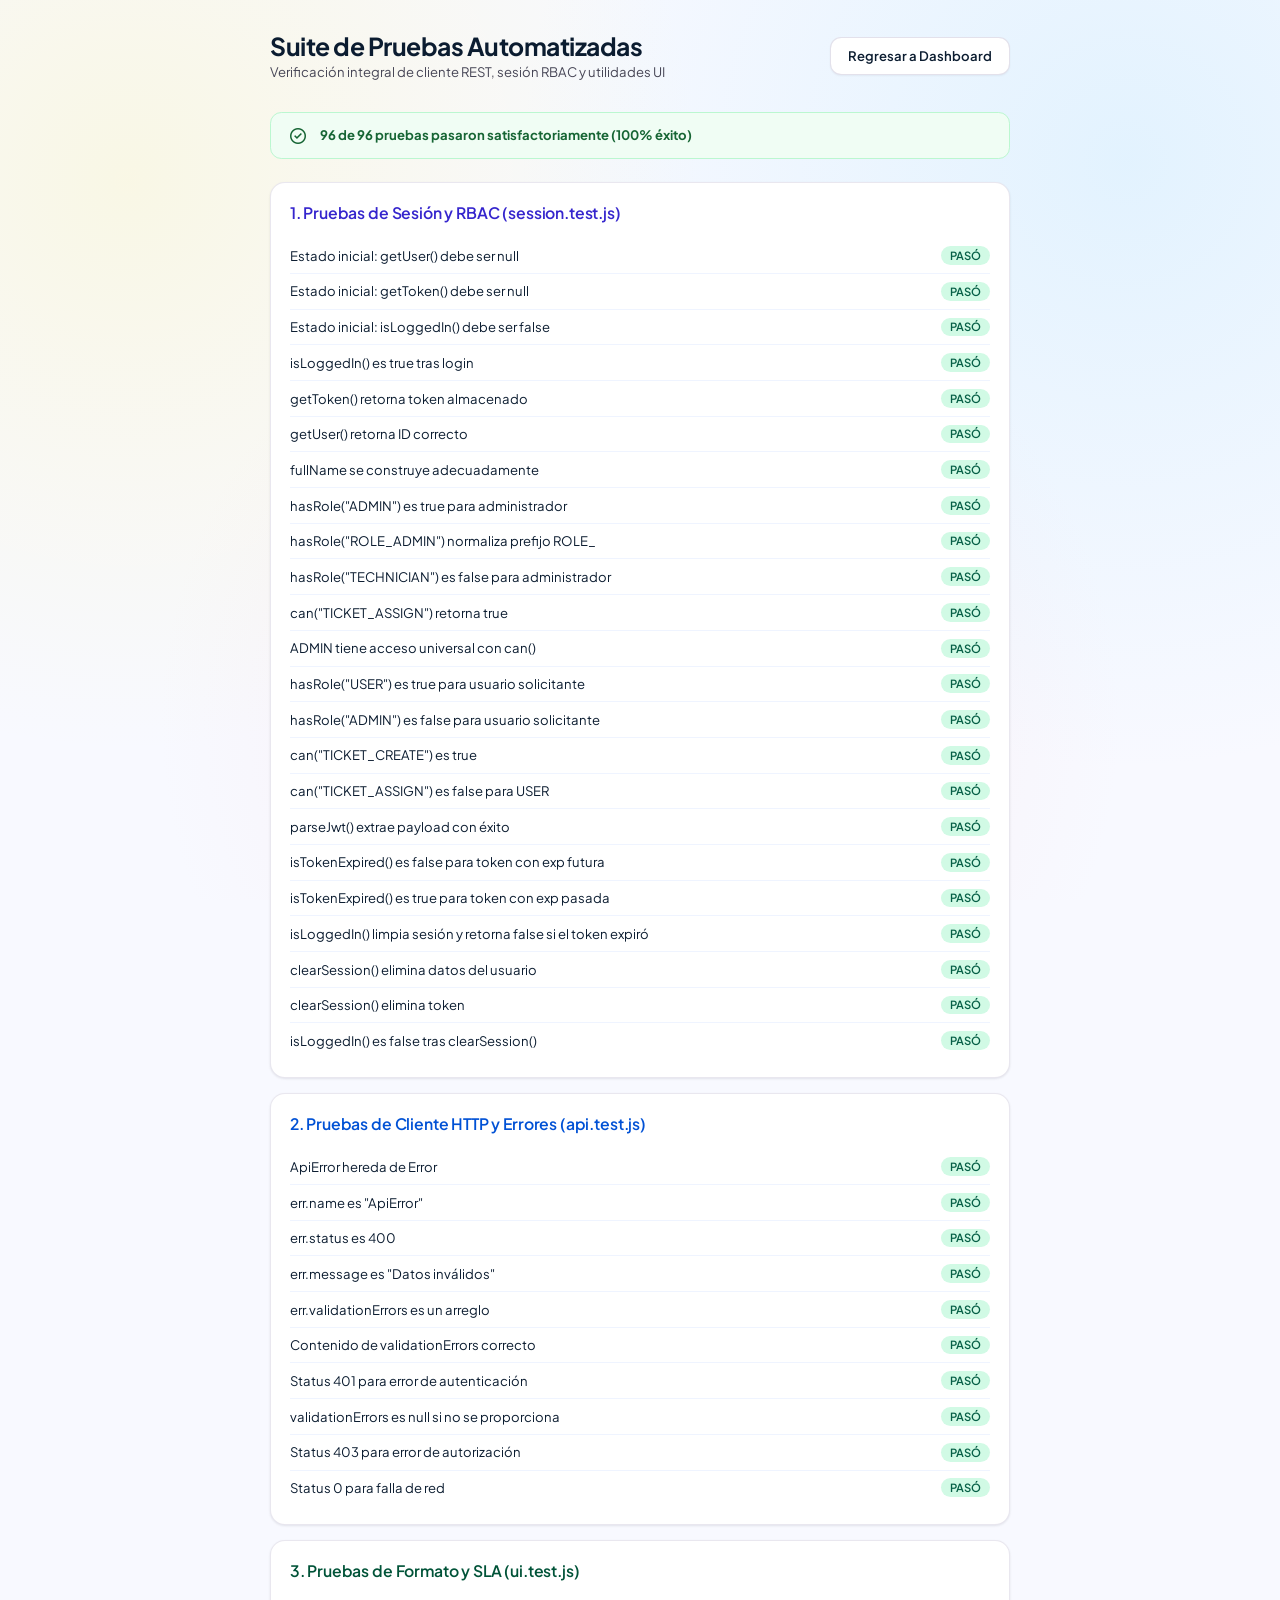
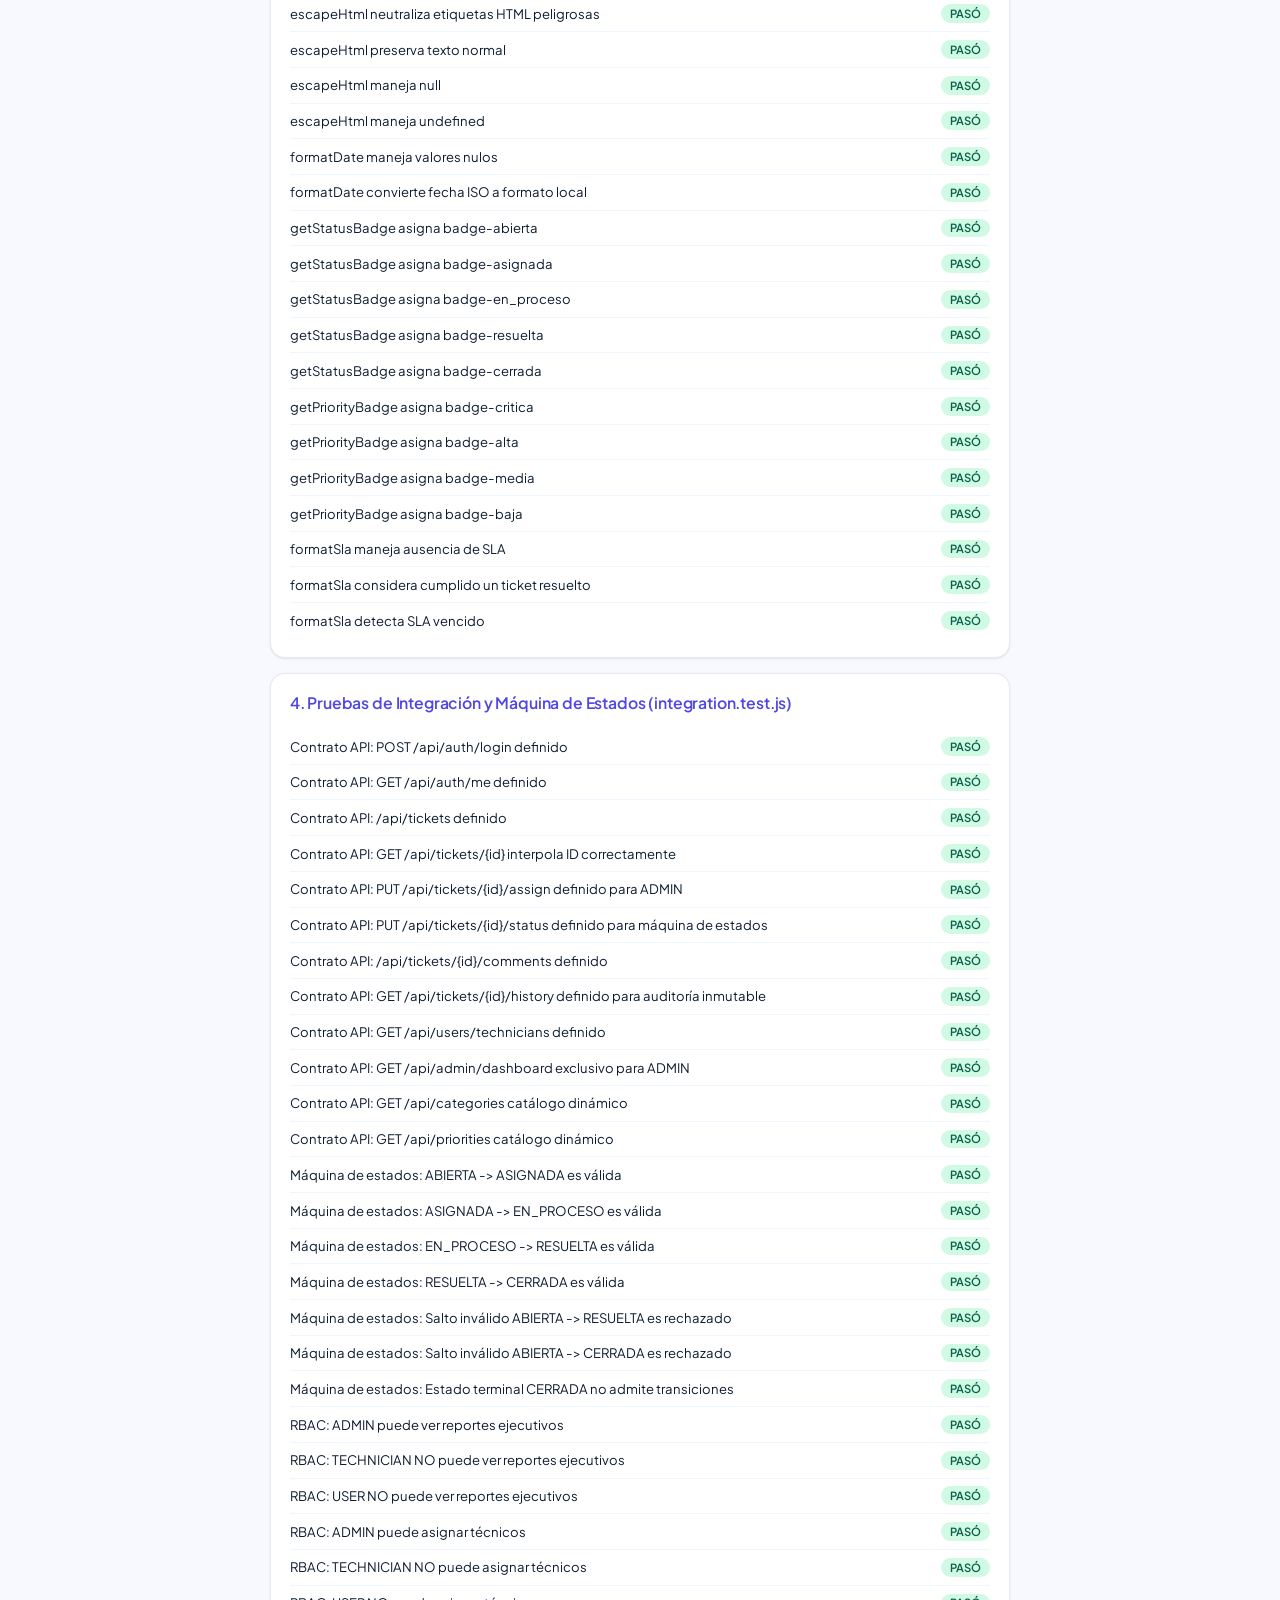
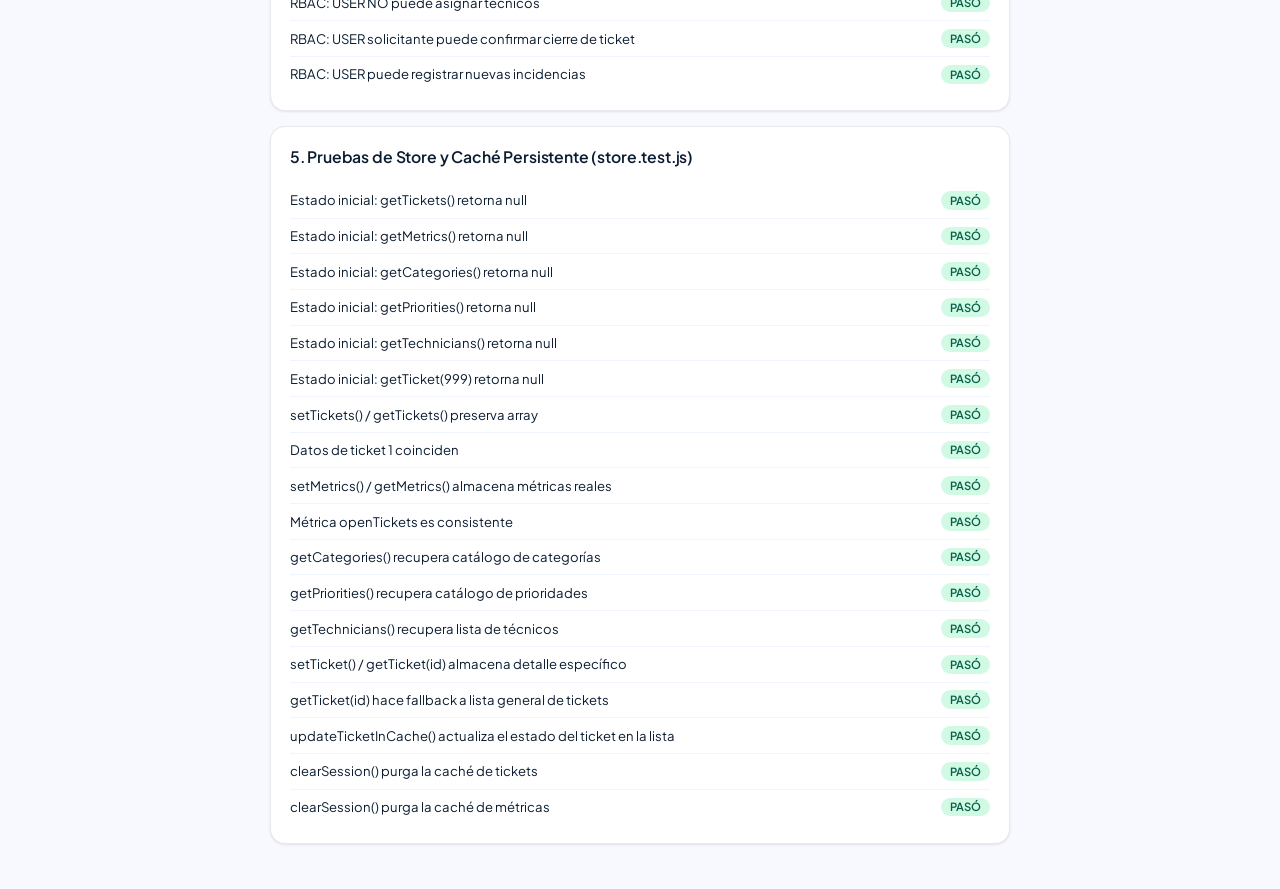
<file: frontend/tests.html>
<!DOCTYPE html>
<html lang="es">
<head>
  <meta charset="utf-8">
  <title>Test Runner - TechNova IT Helpdesk</title>
  <link rel="stylesheet" href="css/variables.css">
  <link rel="stylesheet" href="css/base.css">
  <link rel="stylesheet" href="css/components.css">
  <style>
    body { padding: 2rem; max-width: 800px; margin: 0 auto; }
    .test-card { margin-bottom: 1rem; padding: 1.25rem; border-radius: var(--radius-xl); background: #ffffff; border: 1px solid rgba(199, 196, 216, 0.4); box-shadow: var(--shadow-sm); }
    .test-item { display: flex; align-items: center; justify-content: space-between; padding: 0.5rem 0; border-bottom: 1px solid var(--surface-container-low); font-size: 0.875rem; }
    .test-item:last-child { border-bottom: none; }
  </style>
</head>
<body>
  <div style="display: flex; align-items: center; justify-content: space-between; margin-bottom: 2rem;">
    <div>
      <h1 class="headline-xl">Suite de Pruebas Automatizadas</h1>
      <p class="body-md" style="color: var(--on-surface-variant);">Verificación integral de cliente REST, sesión RBAC y utilidades UI</p>
    </div>
    <a href="dashboard.html" class="btn btn-secondary">Regresar a Dashboard</a>
  </div>

  <div id="testSummary" class="alert alert-info" style="margin-bottom: 1.5rem;">
    <span>Ejecutando pruebas unitarias...</span>
  </div>

  <div class="test-card">
    <h2 class="headline-md" style="margin-bottom: 1rem; color: var(--primary);">1. Pruebas de Sesión y RBAC (session.test.js)</h2>
    <div id="sessionTestResults"></div>
  </div>

  <div class="test-card">
    <h2 class="headline-md" style="margin-bottom: 1rem; color: var(--secondary);">2. Pruebas de Cliente HTTP y Errores (api.test.js)</h2>
    <div id="apiTestResults"></div>
  </div>

  <div class="test-card">
    <h2 class="headline-md" style="margin-bottom: 1rem; color: var(--tertiary);">3. Pruebas de Formato y SLA (ui.test.js)</h2>
    <div id="uiTestResults"></div>
  </div>

  <div class="test-card">
    <h2 class="headline-md" style="margin-bottom: 1rem; color: var(--primary-container);">4. Pruebas de Integración y Máquina de Estados (integration.test.js)</h2>
    <div id="integrationTestResults"></div>
  </div>

  <div class="test-card">
    <h2 class="headline-md" style="margin-bottom: 1rem; color: var(--on-surface);">5. Pruebas de Store y Caché Persistente (store.test.js)</h2>
    <div id="storeTestResults"></div>
  </div>

  <script type="module">
    import { runSessionTests } from './js/session.test.js';
    import { runApiTests } from './js/api.test.js';
    import { runUiTests } from './js/ui.test.js';
    import { runIntegrationTests } from './js/integration.test.js';
    import { runStoreTests } from './js/store.test.js';

    document.addEventListener('DOMContentLoaded', () => {
      const sessionResults = runSessionTests();
      const apiResults = runApiTests();
      const uiResults = runUiTests();
      const integrationResults = runIntegrationTests();
      const storeResults = runStoreTests();

      const all = [...sessionResults, ...apiResults, ...uiResults, ...integrationResults, ...storeResults];
      const passedCount = all.filter(r => r.passed).length;
      const totalCount = all.length;

      const summary = document.getElementById('testSummary');
      if (passedCount === totalCount) {
        summary.className = 'alert alert-success';
        summary.innerHTML = `<span class="material-symbols-outlined">check_circle</span> <strong>${passedCount} de ${totalCount} pruebas pasaron satisfactoriamente (100% éxito)</strong>`;
      } else {
        summary.className = 'alert alert-error';
        summary.innerHTML = `<span class="material-symbols-outlined">error</span> <strong>${passedCount} de ${totalCount} pruebas pasaron (${totalCount - passedCount} fallos detectados)</strong>`;
      }

      renderList('sessionTestResults', sessionResults);
      renderList('apiTestResults', apiResults);
      renderList('uiTestResults', uiResults);
      renderList('integrationTestResults', integrationResults);
      renderList('storeTestResults', storeResults);
    });

    function renderList(containerId, results) {
      const container = document.getElementById(containerId);
      if (!container) return;

      container.innerHTML = results.map(r => `
        <div class="test-item">
          <span>${r.description}</span>
          <span class="badge ${r.passed ? 'badge-resuelta' : 'badge-critica'}">
            ${r.passed ? 'PASÓ' : 'FALLÓ'}
          </span>
        </div>
      `).join('');
    }
  </script>
</body>
</html>
</file>
<file: frontend/css/variables.css>
:root {
  /* Colors */
  --primary: #3525cd;
  --primary-container: #4f46e5;
  --primary-fixed: #e2dfff;
  --primary-fixed-dim: #c3c0ff;
  --on-primary: #ffffff;
  --on-primary-container: #dad7ff;
  --on-primary-fixed: #0f0069;
  --on-primary-fixed-variant: #3323cc;

  --secondary: #0051d5;
  --secondary-container: #316bf3;
  --secondary-fixed: #dbe1ff;
  --secondary-fixed-dim: #b4c5ff;
  --on-secondary: #ffffff;
  --on-secondary-container: #fefcff;
  --on-secondary-fixed: #00174b;
  --on-secondary-fixed-variant: #003ea8;

  --tertiary: #005338;
  --tertiary-container: #006e4b;
  --tertiary-fixed: #6ffbbe;
  --tertiary-fixed-dim: #4edea3;
  --on-tertiary: #ffffff;
  --on-tertiary-container: #67f4b7;
  --on-tertiary-fixed: #002113;
  --on-tertiary-fixed-variant: #005236;

  --error: #ba1a1a;
  --error-container: #ffdad6;
  --on-error: #ffffff;
  --on-error-container: #93000a;

  --surface: #f8f9ff;
  --surface-dim: #cbdbf5;
  --surface-bright: #f8f9ff;
  --surface-variant: #d3e4fe;
  --surface-tint: #4d44e3;
  --surface-container-lowest: #ffffff;
  --surface-container-low: #eff4ff;
  --surface-container: #e5eeff;
  --surface-container-high: #dce9ff;
  --surface-container-highest: #d3e4fe;

  --on-surface: #0b1c30;
  --on-surface-variant: #464555;
  --inverse-surface: #213145;
  --inverse-on-surface: #eaf1ff;
  --inverse-primary: #c3c0ff;

  --outline: #777587;
  --outline-variant: #c7c4d8;
  --background: #f8f9ff;
  --on-background: #0b1c30;

  /* Typography */
  --font-family: 'Plus Jakarta Sans', system-ui, -apple-system, BlinkMacSystemFont, 'Segoe UI', Roboto, sans-serif;

  /* Border radius */
  --radius-sm: 0.375rem;
  --radius-md: 0.5rem;
  --radius-lg: 0.75rem;
  --radius-xl: 1rem;
  --radius-2xl: 1.25rem;
  --radius-full: 9999px;

  /* Shadows */
  --shadow-xs: 0 1px 2px rgba(15, 23, 42, 0.05);
  --shadow-sm: 0 1px 3px rgba(15, 23, 42, 0.06), 0 1px 2px rgba(15, 23, 42, 0.04);
  --shadow-md: 0 4px 12px rgba(15, 23, 42, 0.08), 0 2px 4px rgba(15, 23, 42, 0.04);
  --shadow-lg: 0 10px 24px -3px rgba(15, 23, 42, 0.08), 0 4px 6px -2px rgba(15, 23, 42, 0.04);
  --shadow-xl: 0 20px 35px -5px rgba(79, 70, 229, 0.18);
  --shadow-primary: 0 4px 14px rgba(79, 70, 229, 0.28);
}
</file>
<file: frontend/css/base.css>
@import url('https://fonts.googleapis.com/css2?family=Plus+Jakarta+Sans:wght@400;500;600;700;800&display=swap');
@import url('https://fonts.googleapis.com/css2?family=Material+Symbols+Outlined:opsz,wght,FILL,GRAD@20..24,400..600,0..1,0&display=swap');

*, *::before, *::after {
  box-sizing: border-box;
  margin: 0;
  padding: 0;
}

html {
  font-size: 15px;
  -webkit-font-smoothing: antialiased;
  -moz-osx-font-smoothing: grayscale;
  scroll-behavior: smooth;
}

body {
  font-family: var(--font-family);
  color: var(--on-surface);
  background-color: var(--background);
  background-image:
    radial-gradient(circle at 10% 20%, rgba(254, 240, 138, 0.22) 0%, transparent 42%),
    radial-gradient(circle at 88% 18%, rgba(186, 230, 253, 0.35) 0%, transparent 45%),
    radial-gradient(circle at 50% 80%, rgba(254, 205, 211, 0.25) 0%, transparent 50%);
  background-attachment: fixed;
  min-height: 100vh;
  line-height: 1.5;
  overflow-x: hidden;
}

a {
  color: inherit;
  text-decoration: none;
}

button {
  font-family: inherit;
  border: none;
  background: none;
  cursor: pointer;
}

input, select, textarea {
  font-family: inherit;
  font-size: 0.875rem;
}

/* Material Symbols Outlined helper */
.material-symbols-outlined {
  font-family: 'Material Symbols Outlined';
  font-weight: normal;
  font-style: normal;
  font-size: 20px;
  line-height: 1;
  letter-spacing: normal;
  text-transform: none;
  display: inline-block;
  white-space: nowrap;
  word-wrap: normal;
  direction: ltr;
  -webkit-font-feature-settings: 'liga';
  -webkit-font-smoothing: antialiased;
  vertical-align: middle;
}

/* Typography styles - Balanced & Crisp */
.display-lg {
  font-size: 2.15rem;
  line-height: 2.6rem;
  letter-spacing: -0.025em;
  font-weight: 700;
}

.headline-xl {
  font-size: 1.65rem;
  line-height: 2.1rem;
  letter-spacing: -0.02em;
  font-weight: 700;
}

.headline-lg {
  font-size: 1.25rem;
  line-height: 1.65rem;
  letter-spacing: -0.015em;
  font-weight: 600;
}

.headline-md {
  font-size: 1.05rem;
  line-height: 1.45rem;
  letter-spacing: -0.01em;
  font-weight: 600;
}

.body-lg {
  font-size: 0.95rem;
  line-height: 1.45rem;
  letter-spacing: -0.005em;
}

.body-md {
  font-size: 0.875rem;
  line-height: 1.35rem;
  letter-spacing: 0;
}

.body-sm {
  font-size: 0.8125rem;
  line-height: 1.2rem;
  letter-spacing: 0;
}

.label-lg {
  font-size: 0.875rem;
  line-height: 1.25rem;
  letter-spacing: -0.005em;
  font-weight: 600;
}

.label-md {
  font-size: 0.775rem;
  line-height: 1.1rem;
  letter-spacing: 0.01em;
  font-weight: 600;
}

.label-sm {
  font-size: 0.7rem;
  line-height: 0.95rem;
  letter-spacing: 0.04em;
  font-weight: 600;
}

.code-sm {
  font-family: ui-monospace, SFMono-Regular, Menlo, Monaco, Consolas, monospace;
  font-size: 0.75rem;
  line-height: 1rem;
  letter-spacing: 0.02em;
}

/* Subtle animations */
@keyframes pulseDot {
  0%, 100% { opacity: 1; transform: scale(1); }
  50% { opacity: 0.4; transform: scale(0.9); }
}

.pulse {
  animation: pulseDot 2s cubic-bezier(0.4, 0, 0.6, 1) infinite;
}

/* Custom scrollbars */
::-webkit-scrollbar {
  width: 6px;
  height: 6px;
}
::-webkit-scrollbar-track {
  background: transparent;
}
::-webkit-scrollbar-thumb {
  background: var(--outline-variant);
  border-radius: var(--radius-full);
}
::-webkit-scrollbar-thumb:hover {
  background: var(--outline);
}
</file>
<file: frontend/css/components.css>
/* ==========================================================================
   Components: Cards, Buttons, Inputs, Tables, Badges, Modals & Stepper
   Balanced, clean and proportionate dimensions filling their parent containers.
   ========================================================================== */

/* Cards */
.card {
  background-color: var(--surface-container-lowest);
  border-radius: var(--radius-xl);
  border: 1px solid rgba(199, 196, 216, 0.4);
  box-shadow: var(--shadow-sm);
  padding: 1.5rem;
  transition: box-shadow 0.2s ease, transform 0.2s ease;
  box-sizing: border-box;
  width: 100%;
}

.card:hover {
  box-shadow: var(--shadow-md);
}

.card-header {
  display: flex;
  align-items: center;
  justify-content: space-between;
  margin-bottom: 1.25rem;
  gap: 1rem;
}

/* KPI Metrics Card Grid */
.kpi-grid {
  display: grid;
  grid-template-columns: repeat(4, 1fr);
  gap: 1.25rem;
  width: 100%;
  box-sizing: border-box;
}

@media (max-width: 1200px) {
  .kpi-grid {
    grid-template-columns: repeat(2, 1fr);
  }
}

@media (max-width: 640px) {
  .kpi-grid {
    grid-template-columns: 1fr;
  }
}

.kpi-card {
  background-color: var(--surface-container-lowest);
  border-radius: var(--radius-xl);
  border: 1px solid rgba(199, 196, 216, 0.4);
  padding: 1.25rem 1.35rem;
  display: flex;
  flex-direction: column;
  justify-content: space-between;
  box-shadow: var(--shadow-sm);
  transition: all 0.2s ease;
  box-sizing: border-box;
}

.kpi-card:hover {
  box-shadow: var(--shadow-lg);
  transform: translateY(-2px);
}

.kpi-top {
  display: flex;
  align-items: flex-start;
  justify-content: space-between;
  gap: 0.75rem;
}

.kpi-title {
  font-size: 0.725rem;
  font-weight: 700;
  text-transform: uppercase;
  letter-spacing: 0.05em;
  color: var(--on-surface-variant);
  margin-bottom: 0.25rem;
}

.kpi-value-row {
  display: flex;
  align-items: baseline;
  gap: 0.35rem;
}

.kpi-value {
  font-size: 2.15rem;
  font-weight: 700;
  color: var(--on-surface);
  line-height: 1.1;
  letter-spacing: -0.025em;
}

.kpi-unit {
  font-size: 0.875rem;
  font-weight: 600;
  color: var(--on-surface-variant);
}

.kpi-icon-wrap {
  width: 2.4rem;
  height: 2.4rem;
  border-radius: var(--radius-lg);
  display: flex;
  align-items: center;
  justify-content: center;
  flex-shrink: 0;
}

.kpi-icon-wrap .material-symbols-outlined {
  font-size: 20px;
}

.kpi-bottom {
  margin-top: 1rem;
  padding-top: 0.75rem;
  border-top: 1px solid var(--surface-container-low);
  display: flex;
  align-items: center;
  justify-content: space-between;
  gap: 0.5rem;
}

.kpi-trend {
  display: inline-flex;
  align-items: center;
  gap: 0.25rem;
  font-size: 0.75rem;
  font-weight: 600;
}

.kpi-trend.positive {
  color: var(--tertiary);
}

.kpi-trend.negative {
  color: var(--error);
}

/* Buttons */
.btn {
  display: inline-flex;
  align-items: center;
  justify-content: center;
  gap: 0.5rem;
  padding: 0.55rem 1.15rem;
  border-radius: var(--radius-lg);
  font-size: 0.875rem;
  font-weight: 600;
  cursor: pointer;
  transition: all 0.15s ease;
  white-space: nowrap;
  box-sizing: border-box;
}

.btn:active {
  transform: scale(0.98);
}

.btn-primary {
  background-color: var(--primary-container);
  color: var(--on-primary);
  box-shadow: 0 4px 12px rgba(79, 70, 229, 0.25);
}

.btn-primary:hover {
  background-color: var(--primary);
  box-shadow: 0 6px 16px rgba(79, 70, 229, 0.35);
}

.btn-secondary {
  background-color: var(--surface-container-lowest);
  color: var(--on-surface);
  border: 1px solid rgba(199, 196, 216, 0.5);
  box-shadow: var(--shadow-xs);
}

.btn-secondary:hover {
  background-color: var(--surface-container-low);
}

.btn-sm {
  padding: 0.35rem 0.75rem;
  font-size: 0.8125rem;
  border-radius: var(--radius-md);
}

.btn-full {
  width: 100%;
}

.btn-icon {
  width: 2.25rem;
  height: 2.25rem;
  padding: 0;
  border-radius: var(--radius-lg);
  color: var(--on-surface-variant);
  display: inline-flex;
  align-items: center;
  justify-content: center;
  transition: all 0.15s ease;
}

.btn-icon:hover {
  background-color: var(--surface-container-high);
  color: var(--on-surface);
}

/* Forms & Inputs */
.form-group {
  display: flex;
  flex-direction: column;
  gap: 0.35rem;
  margin-bottom: 1rem;
  width: 100%;
  box-sizing: border-box;
}

.form-label {
  font-size: 0.8125rem;
  font-weight: 600;
  color: var(--on-surface);
}

.input-icon-wrap {
  position: relative;
  display: flex;
  align-items: center;
  width: 100%;
}

.input-icon-wrap .material-symbols-outlined {
  position: absolute;
  left: 0.85rem;
  color: var(--outline);
  pointer-events: none;
  font-size: 19px;
}

.input-icon-wrap.has-trailing-btn .material-symbols-outlined.trailing {
  left: auto;
  right: 0.85rem;
  pointer-events: auto;
  cursor: pointer;
}

.form-input, .form-select, .form-textarea {
  width: 100%;
  padding: 0.55rem 0.85rem;
  background-color: var(--surface-container-low);
  border: 1px solid rgba(199, 196, 216, 0.5);
  border-radius: var(--radius-lg);
  color: var(--on-surface);
  font-size: 0.875rem;
  outline: none;
  transition: all 0.15s ease;
  box-sizing: border-box;
}

.input-icon-wrap .form-input {
  padding-left: 2.5rem;
}

.form-input:focus, .form-select:focus, .form-textarea:focus {
  background-color: var(--surface-container-lowest);
  border-color: var(--primary-container);
  box-shadow: 0 0 0 3px rgba(79, 70, 229, 0.15);
}

.form-select {
  appearance: none;
  cursor: pointer;
  background-image: url("data:image/svg+xml,%3Csvg xmlns='http://www.w3.org/2000/svg' fill='none' viewBox='0 0 24 24' stroke='%23777587'%3E%3Cpath stroke-linecap='round' stroke-linejoin='round' stroke-width='2' d='M19 9l-7 7-7-7'%3E%3C/path%3E%3C/svg%3E");
  background-repeat: no-repeat;
  background-position: right 0.75rem center;
  background-size: 1rem;
  padding-right: 2.25rem;
}

/* Tables */
.table-wrap {
  width: 100%;
  overflow-x: auto;
  border-radius: var(--radius-xl);
  border: 1px solid rgba(199, 196, 216, 0.35);
  background-color: var(--surface-container-lowest);
  box-shadow: var(--shadow-sm);
  box-sizing: border-box;
}

.card .table-wrap {
  border-radius: var(--radius-lg);
  box-shadow: none;
  border: 1px solid rgba(199, 196, 216, 0.25);
}

.data-table {
  width: 100%;
  border-collapse: collapse;
  text-align: left;
}

.data-table th {
  padding: 0.75rem 1rem;
  font-size: 0.725rem;
  font-weight: 700;
  text-transform: uppercase;
  letter-spacing: 0.05em;
  color: var(--on-surface-variant);
  background-color: rgba(239, 244, 255, 0.65);
  border-bottom: 1px solid rgba(199, 196, 216, 0.35);
  white-space: nowrap;
}

.data-table td {
  padding: 0.85rem 1rem;
  font-size: 0.85rem;
  border-bottom: 1px solid rgba(220, 233, 255, 0.5);
  vertical-align: middle;
}

.data-table tr:hover td {
  background-color: rgba(239, 244, 255, 0.4);
}

.data-table tr:last-child td {
  border-bottom: none;
}

/* Priority & Status Badges */
.badge {
  display: inline-flex;
  align-items: center;
  gap: 0.35rem;
  padding: 0.25rem 0.6rem;
  border-radius: var(--radius-full);
  font-size: 0.75rem;
  font-weight: 600;
  line-height: 1;
  white-space: nowrap;
}

.badge-critica {
  background-color: #fee2e2;
  color: #b91c1c;
}

.badge-alta {
  background-color: #fef3c7;
  color: #b45309;
}

.badge-media {
  background-color: var(--surface-container-high);
  color: var(--on-surface-variant);
}

.badge-baja {
  background-color: var(--surface-container-low);
  color: var(--outline);
}

.badge-abierta {
  background-color: #dbeafe;
  color: #1d4ed8;
}

.badge-asignada {
  background-color: #ede9fe;
  color: #6d28d9;
}

.badge-en_proceso,
.badge-en-proceso,
.badge-progreso {
  background-color: #e0e7ff;
  color: var(--primary-container);
}

.badge-resuelta {
  background-color: #d1fae5;
  color: #065f46;
}

.badge-cerrada {
  background-color: var(--surface-container);
  color: var(--outline);
}

/* Alert Banners */
.alert {
  display: flex;
  align-items: center;
  gap: 0.75rem;
  padding: 0.85rem 1.15rem;
  border-radius: var(--radius-lg);
  font-size: 0.875rem;
  line-height: 1.4;
  margin-bottom: 1rem;
  box-sizing: border-box;
}

.alert-error {
  background-color: #fef2f2;
  border: 1px solid #fecaca;
  color: #991b1b;
}

.alert-success {
  background-color: #f0fdf4;
  border: 1px solid #bbf7d0;
  color: #166534;
}

.alert-warning {
  background-color: #fffbeb;
  border: 1px solid #fde68a;
  color: #92400e;
}

.alert-info {
  background-color: #eff6ff;
  border: 1px solid #bfdbfe;
  color: #1e40af;
}

/* Toast Notifications Container */
.toast-container {
  position: fixed;
  bottom: 1.5rem;
  right: 1.5rem;
  z-index: 9999;
  display: flex;
  flex-direction: column;
  gap: 0.5rem;
  pointer-events: none;
}

.toast {
  pointer-events: auto;
  display: flex;
  align-items: center;
  gap: 0.75rem;
  padding: 0.85rem 1.25rem;
  border-radius: var(--radius-xl);
  font-size: 0.875rem;
  font-weight: 500;
  box-shadow: var(--shadow-xl);
  color: #ffffff;
  min-width: 280px;
  max-width: 420px;
  animation: toastIn 0.25s cubic-bezier(0.16, 1, 0.3, 1);
  transition: opacity 0.2s ease, transform 0.2s ease;
}

@keyframes toastIn {
  from { opacity: 0; transform: translateY(12px) scale(0.95); }
  to { opacity: 1; transform: translateY(0) scale(1); }
}

.toast.toast-hide {
  opacity: 0;
  transform: translateY(8px) scale(0.95);
}

.toast-success {
  background-color: #065f46;
}

.toast-error {
  background-color: #991b1b;
}

.toast-info {
  background-color: #1e40af;
}

.toast-warning {
  background-color: #b45309;
}

/* Spinners */
.spinner {
  display: inline-block;
  width: 1.25rem;
  height: 1.25rem;
  border: 2px solid rgba(255, 255, 255, 0.3);
  border-radius: 50%;
  border-top-color: currentColor;
  animation: spin 0.7s linear infinite;
}

.spinner-primary {
  border-color: rgba(79, 70, 229, 0.2);
  border-top-color: var(--primary);
}

@keyframes spin {
  to { transform: rotate(360deg); }
}

.spin {
  animation: spin 0.8s linear infinite;
  display: inline-block;
}

/* Stepper Progress Bar */
.stepper {
  display: flex;
  align-items: center;
  justify-content: space-between;
  position: relative;
  width: 100%;
  margin: 0.5rem auto;
  box-sizing: border-box;
}

.stepper-track {
  position: absolute;
  top: 1.2rem;
  left: 2rem;
  right: 2rem;
  height: 4px;
  background-color: var(--surface-container-high);
  z-index: 1;
}

.stepper-progress {
  position: absolute;
  top: 1.2rem;
  left: 2rem;
  height: 4px;
  background-color: var(--primary-container);
  z-index: 2;
  transition: width 0.3s ease;
}

.stepper-node {
  position: relative;
  z-index: 3;
  display: flex;
  flex-direction: column;
  align-items: center;
  gap: 0.45rem;
}

.stepper-circle {
  width: 2.4rem;
  height: 2.4rem;
  border-radius: var(--radius-full);
  background-color: var(--surface-container-low);
  border: 3px solid var(--surface-container-high);
  display: flex;
  align-items: center;
  justify-content: center;
  font-weight: 700;
  font-size: 0.875rem;
  color: var(--on-surface-variant);
  transition: all 0.2s ease;
}

.stepper-node.active .stepper-circle {
  background-color: var(--primary-container);
  border-color: var(--primary-fixed);
  color: var(--on-primary);
  box-shadow: 0 0 0 4px rgba(79, 70, 229, 0.2);
}

.stepper-node.completed .stepper-circle {
  background-color: var(--tertiary);
  border-color: var(--tertiary-fixed);
  color: var(--on-tertiary);
}

.stepper-label {
  font-size: 0.775rem;
  font-weight: 600;
  color: var(--on-surface-variant);
  white-space: nowrap;
}

.stepper-node.active .stepper-label {
  color: var(--primary-container);
}

/* Activity Feed Timeline */
.timeline {
  display: flex;
  flex-direction: column;
  gap: 1.15rem;
  position: relative;
  padding-left: 1.85rem;
  margin-top: 0.25rem;
  box-sizing: border-box;
}

.timeline::before {
  content: '';
  position: absolute;
  left: 0.85rem;
  top: 0.5rem;
  bottom: 0.5rem;
  width: 2px;
  background-color: var(--surface-container-high);
}

.timeline-item {
  position: relative;
  display: flex;
  flex-direction: column;
  gap: 0.25rem;
}

.timeline-icon {
  position: absolute;
  left: -1.85rem;
  top: 0;
  width: 1.75rem;
  height: 1.75rem;
  border-radius: var(--radius-full);
  background-color: var(--surface-container-lowest);
  border: 2px solid var(--surface-container-high);
  display: flex;
  align-items: center;
  justify-content: center;
  font-size: 15px;
}

/* Modal Window */
.modal-overlay {
  position: fixed;
  inset: 0;
  background-color: rgba(11, 28, 48, 0.45);
  backdrop-filter: blur(4px);
  -webkit-backdrop-filter: blur(4px);
  z-index: 100;
  display: none;
  align-items: center;
  justify-content: center;
  padding: 1.5rem;
  box-sizing: border-box;
}

.modal-overlay.active {
  display: flex;
}

.modal {
  background-color: var(--surface-container-lowest);
  border-radius: var(--radius-2xl);
  border: 1px solid rgba(199, 196, 216, 0.4);
  box-shadow: var(--shadow-xl);
  max-width: 520px;
  width: 100%;
  overflow: hidden;
  box-sizing: border-box;
  animation: modalIn 0.2s cubic-bezier(0.16, 1, 0.3, 1);
}

@keyframes modalIn {
  from { opacity: 0; transform: scale(0.96) translateY(10px); }
  to { opacity: 1; transform: scale(1) translateY(0); }
}

.modal-header {
  padding: 1.25rem 1.5rem;
  border-bottom: 1px solid var(--surface-container-low);
  display: flex;
  align-items: center;
  justify-content: space-between;
}

.modal-body {
  padding: 1.5rem;
  max-height: 75vh;
  overflow-y: auto;
}

.modal-footer {
  padding: 1rem 1.5rem;
  border-top: 1px solid var(--surface-container-low);
  display: flex;
  align-items: center;
  justify-content: flex-end;
  gap: 0.75rem;
  background-color: rgba(239, 244, 255, 0.3);
}

/* Ambient glow orbs */
.glow-orb {
  position: absolute;
  border-radius: var(--radius-full);
  pointer-events: none;
  z-index: 0;
}
</file>
